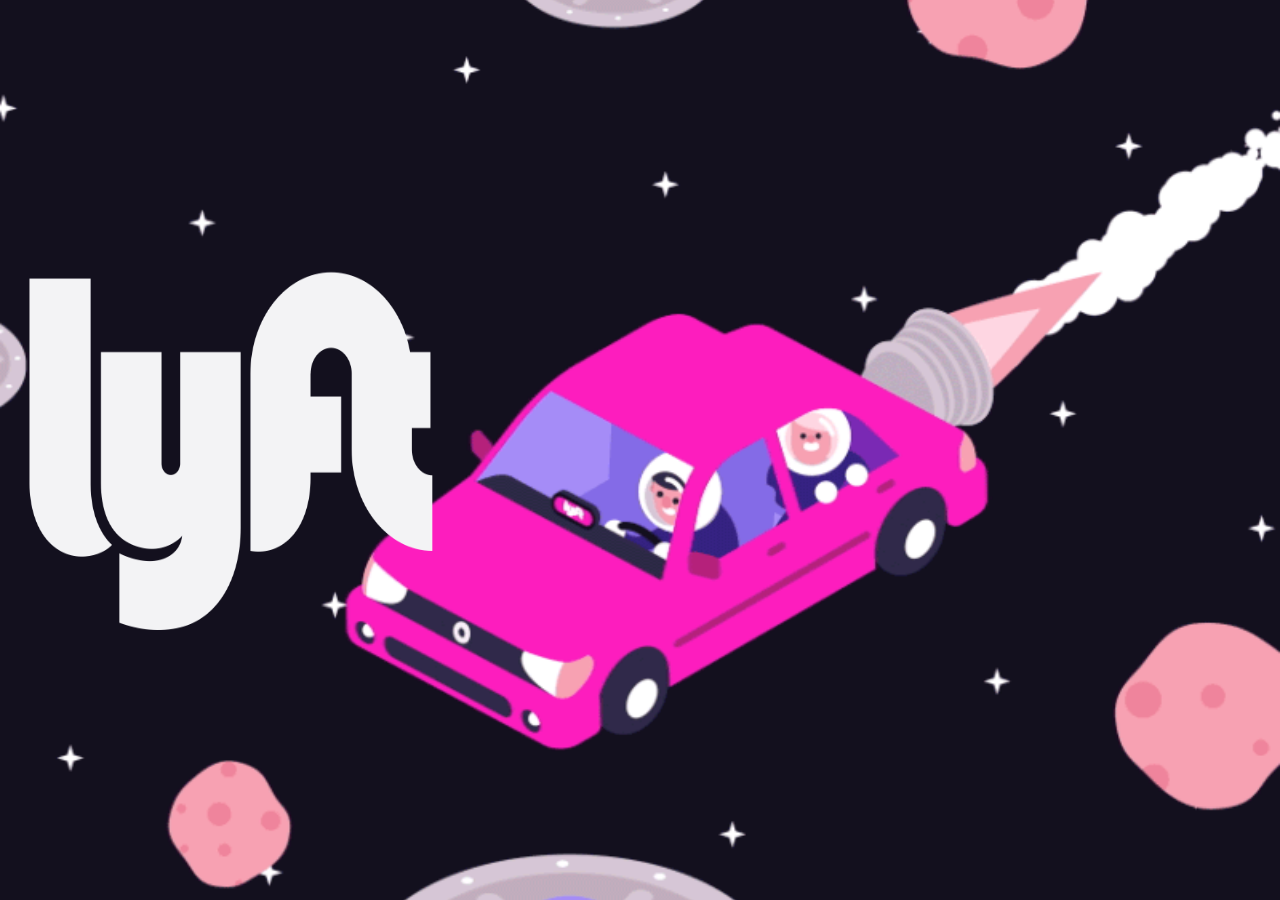
<file: index.html>
<!DOCTYPE html>
<html lang="en">

<head>
    <meta charset="UTF-8">
    <meta name="viewport" content="width=device-width, initial-scale=1.0">
    <meta http-equiv="X-UA-Compatible" content="ie=edge">
    <link rel="shortcut icon" type="image/x-icon" href="assets/favicon/1953icon.ico">
    <link rel="stylesheet" href="vendors/bootstrap/css/bootstrap.min.css">
    <link rel="stylesheet" href="css/main.css">
    <title>Lyft</title>
</head>

<body>
    <section id="register">
        <div class="container-fluid">
            <div class="row">
                <div class="col-xs-12 col-sm-12 container-flex-columns gif text-center">
                    <img class="logo-lyft" src="assets/img/logo-white.png" alt="logo-lyft">
                </div>
            </div>
        </div>
    </section>
    <script src="https://code.jquery.com/jquery-3.2.1.min.js" integrity="sha256-hwg4gsxgFZhOsEEamdOYGBf13FyQuiTwlAQgxVSNgt4="
        crossorigin="anonymous"></script>
    <script src="https://maxcdn.bootstrapcdn.com/bootstrap/3.3.7/js/bootstrap.min.js" integrity="sha384-Tc5IQib027qvyjSMfHjOMaLkfuWVxZxUPnCJA7l2mCWNIpG9mGCD8wGNIcPD7Txa"
        crossorigin="anonymous"></script>
    <script type="text/javascript" src="js/app.js"></script>
</body>

</html>
</file>
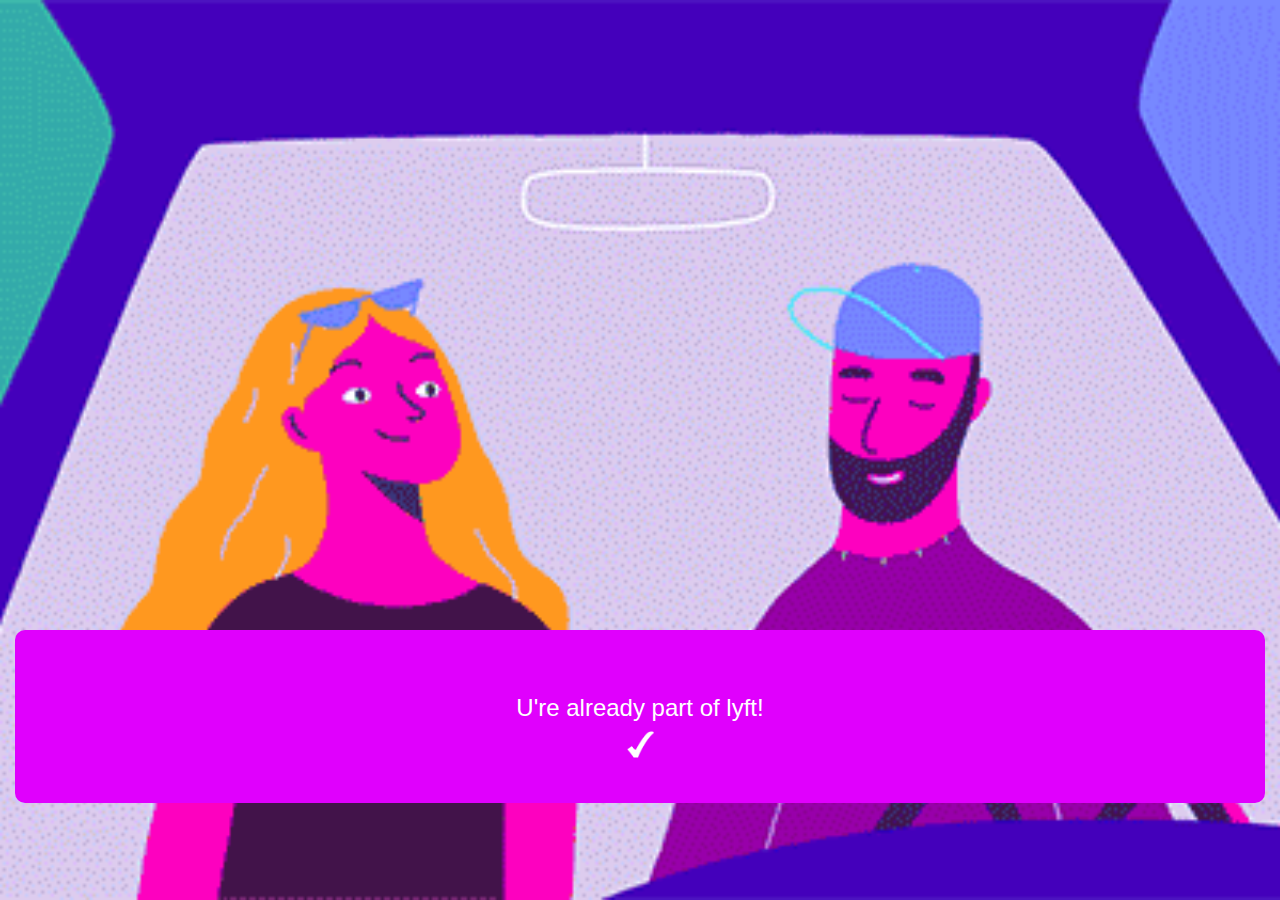
<file: check.html>
<!DOCTYPE html>
<html lang="en">

<head>
    <meta charset="UTF-8">
    <meta name="viewport" content="width=device-width, initial-scale=1.0">
    <meta http-equiv="X-UA-Compatible" content="ie=edge">
    <link rel="shortcut icon" type="image/x-icon" href="assets/favicon/1953icon.ico">
    <link href="https://fonts.googleapis.com/css?family=Mukta+Malar" rel="stylesheet">
    <link rel="stylesheet" href="vendors/bootstrap/css/bootstrap.min.css">
    <link rel="stylesheet" href="css/main.css">
    <title>Lyft</title>
</head>

<body class="gradient">
    <section>
        <div class="container-fluid">
            <div class="row">
                <div class="col-xs-12 col-sm-12 check-gif">
                    <div class="confirm text-center">
                        <h3 class="part">U're already part of lyft!</h3>
                        <img class="check " src="assets/img/check.png" alt="logo-lyft-2">
                    </div>
                </div>
            </div>
        </div>
    </section>
    <script src="https://code.jquery.com/jquery-3.2.1.min.js " integrity="sha256-hwg4gsxgFZhOsEEamdOYGBf13FyQuiTwlAQgxVSNgt4="
        crossorigin=" anonymous "></script>
    <script src="https://maxcdn.bootstrapcdn.com/bootstrap/3.3.7/js/bootstrap.min.js " integrity="sha384-Tc5IQib027qvyjSMfHjOMaLkfuWVxZxUPnCJA7l2mCWNIpG9mGCD8wGNIcPD7Txa "
        crossorigin="anonymous "></script>
    <!-- <script type="text/javascript " src="js/app.js "></script> -->
</body>

</html>
</file>
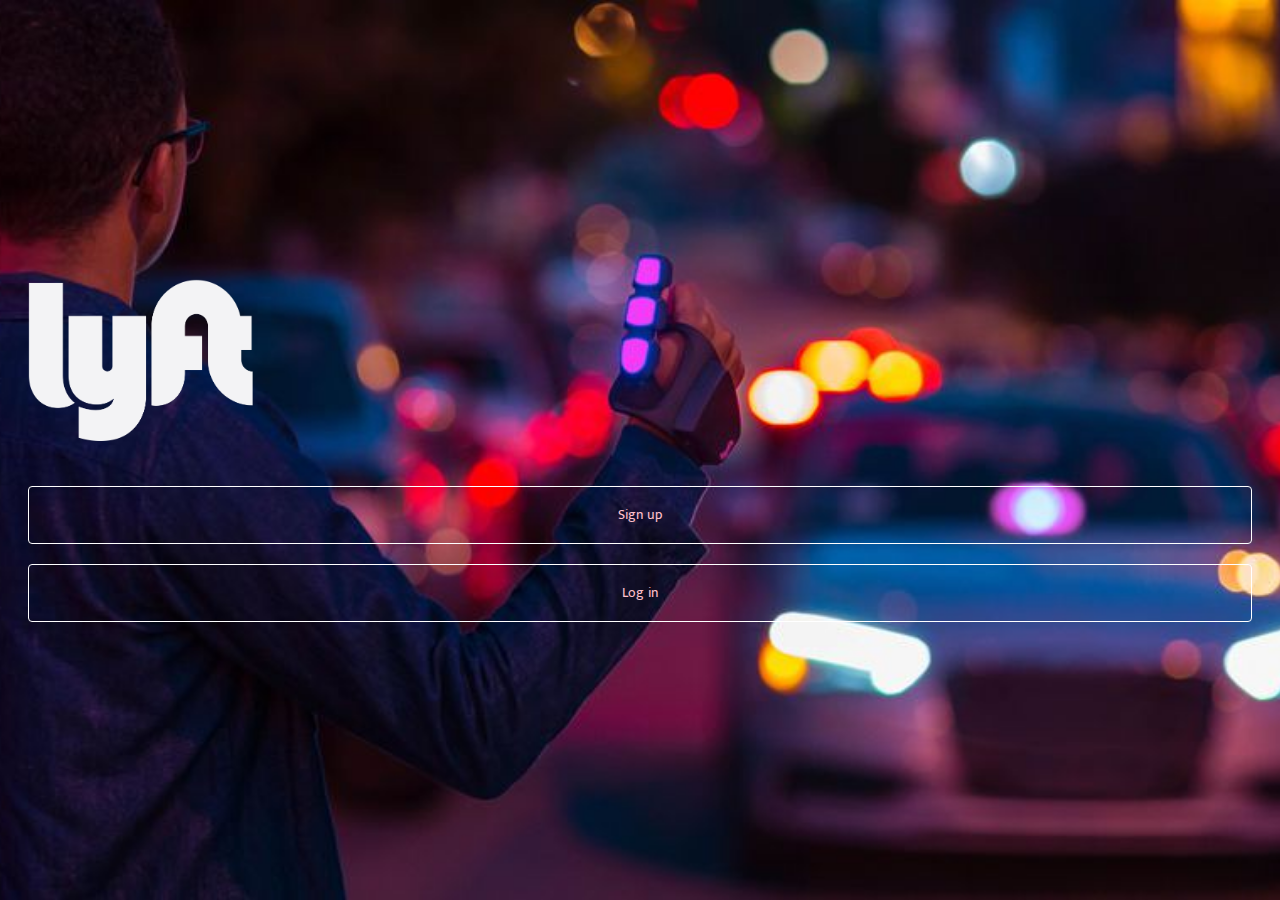
<file: register.html>
<!DOCTYPE html>
<html lang="en">

<head>
    <meta charset="UTF-8">
    <meta name="viewport" content="width=device-width, initial-scale=1.0">
    <meta http-equiv="X-UA-Compatible" content="ie=edge">
    <link rel="shortcut icon" type="image/x-icon" href="assets/favicon/1953icon.ico">
    <link href="https://fonts.googleapis.com/css?family=Mukta+Malar" rel="stylesheet">
    <link rel="stylesheet" href="vendors/bootstrap/css/bootstrap.min.css">
    <link rel="stylesheet" href="css/main.css">
    <title>Lyft</title>
</head>

<body>
    <section id="register">
        <div class="container-fluid">
            <div class="row">
                <div class="col-xs-12 col-sm-12 container-flex-columns gif-register text-center">
                    <img class="logo-lyft-2 " src="assets/img/logo-white.png" alt="logo-lyft">
                    <a href="sign-up.html " type="button " class="btn btn-register ">Sign up</a>
                    <br>
                    <a href="login.html " type="button " class="btn btn-register ">Log in</a>
                </div>
            </div>
        </div>
    </section>
    <script src="https://code.jquery.com/jquery-3.2.1.min.js " integrity="sha256-hwg4gsxgFZhOsEEamdOYGBf13FyQuiTwlAQgxVSNgt4="
        crossorigin=" anonymous "></script>
    <script src="https://maxcdn.bootstrapcdn.com/bootstrap/3.3.7/js/bootstrap.min.js " integrity="sha384-Tc5IQib027qvyjSMfHjOMaLkfuWVxZxUPnCJA7l2mCWNIpG9mGCD8wGNIcPD7Txa "
        crossorigin="anonymous "></script>
    <!-- <script type="text/javascript " src="js/app.js "></script> -->
</body>

</html>
</file>
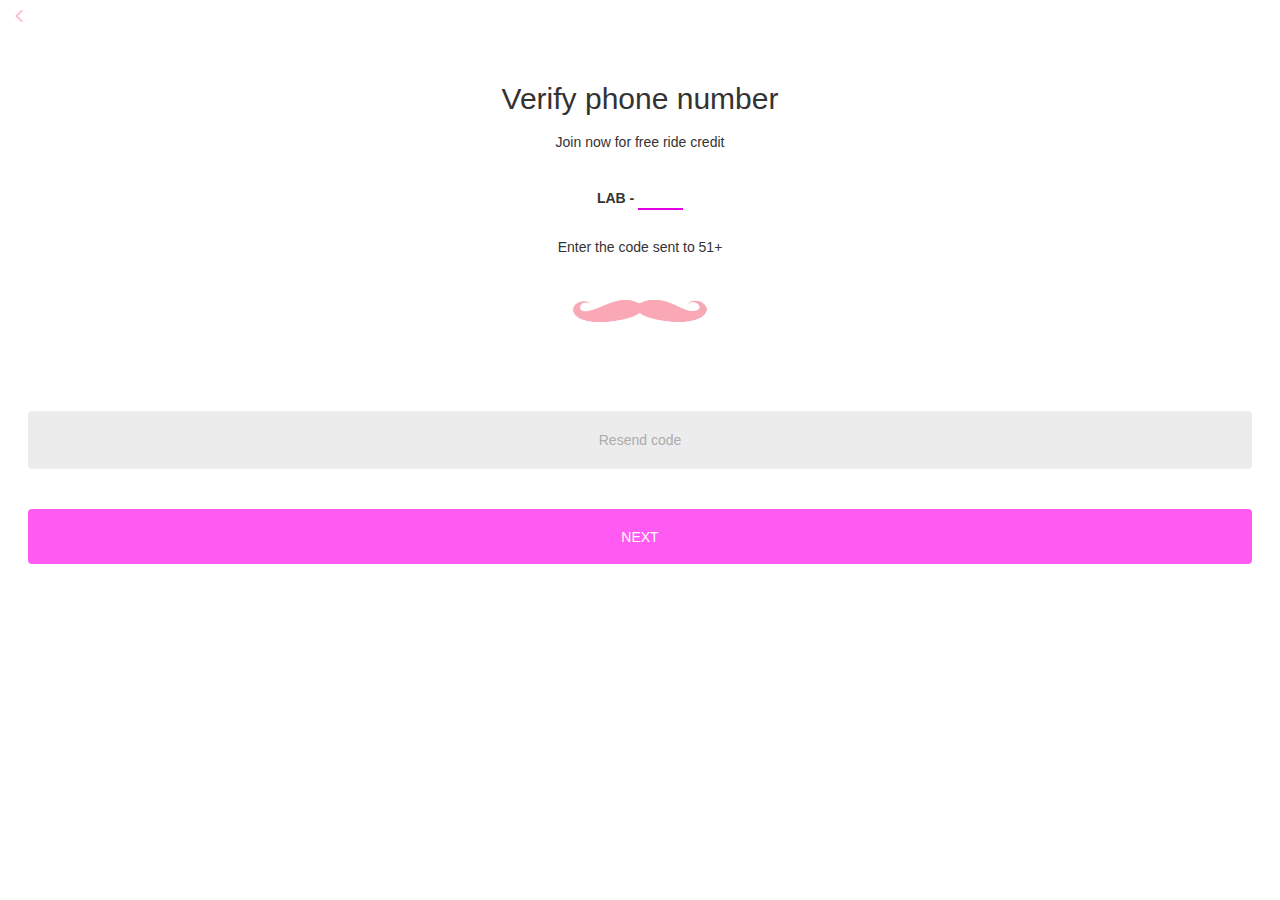
<file: verify.html>
<!DOCTYPE html>
<html lang="en">

<head>
    <meta charset="UTF-8">
    <meta name="viewport" content="width=device-width, initial-scale=1.0">
    <meta http-equiv="X-UA-Compatible" content="ie=edge">
    <link rel="shortcut icon" type="image/x-icon" href="assets/favicon/1953icon.ico">
    <link rel="stylesheet" href="vendors/bootstrap/css/bootstrap.min.css">
    <link rel="stylesheet" href="css/main.css">
    <title>Lyft</title>
</head>

<body>
    <section id="register">
        <div class="container-fluid ">
            <div class="row">
                <div class="slide-buttons container-flex-row">
                    <a href="register.html" type="button" class="btn">
                        <span class="glyphicon glyphicon-menu-left" aria-hidden="true"></span>
                    </a>
                </div>
                <div class="col-xs-12 col-sm-12 container-flex-columns text-center">
                    <h2>Verify phone number</h2>
                    <h5>Join now for free ride credit</h5>
                </div>
                <br>
                <br>
                <div class=" text-center div-code">
                    <span class="code">
                        <strong>LAB -</strong>
                    </span>
                    <input id="numCode" type="number" class="phone-code" aria-describedby="basic-addon1">
                    <br>
                    <br>
                    <h5>Enter the code sent to 51+</h5>
                    <img src="assets/img/bigote.jpeg" class="moustache" alt="moustache">
                    <div class="container-flex-columns text-center">

                        <a href="#" type="button" class="btn btn-gray" disabled>Resend code</a>
                        <br>
                        <br>
                        <a id="btn-verify" href="create-user.html" type="submit" class="btn  btn-next down" disabled>NEXT</a>
                    </div>
                </div>
            </div>
        </div>
    </section>
    <script src="https://code.jquery.com/jquery-3.2.1.min.js" integrity="sha256-hwg4gsxgFZhOsEEamdOYGBf13FyQuiTwlAQgxVSNgt4="
        crossorigin="anonymous"></script>
    <script src="https://maxcdn.bootstrapcdn.com/bootstrap/3.3.7/js/bootstrap.min.js" integrity="sha384-Tc5IQib027qvyjSMfHjOMaLkfuWVxZxUPnCJA7l2mCWNIpG9mGCD8wGNIcPD7Txa"
        crossorigin="anonymous"></script>
    <script type="text/javascript" src="js/verify.js"></script>
</body>

</html>
</file>
<file: css/main.css>
* {
    box-sizing: border-box;
    margin: 0;
    padding: 0;
}
/* all */
.container-flex-row{
    display: flex;
    justify-content: space-between;
}
    
.container-flex-columns {
    display: flex;
    flex-direction: column;
    justify-content: center;
    padding: 2em;
}

/* index */
.logo-lyft {
    /* margin-top:10vh; */
    width: 45vh;
    height: 40vh;
}

.gif {
    background-image: url('../assets/img/lyft-mars.gif');
    height: 100vh; 
    background-repeat: no-repeat;
    background-position: center center; 
    background-size: cover;
}
/* register */

.gif-register {
    background-image: url('../assets/img/taxi.jpg');
    height: 100vh; 
    background-repeat: no-repeat;
    background-position: center center; 
    background-size: cover;
}

a {
    color: pink;
}
/* Verify */
.country {
    width: 5vh;
}

.btn-next {
    background-color: rgb(255, 4, 238);
    color: white;
    padding: 1.2em;
}

.phone-code {
    border-color: rgb(228, 0, 228);
    width: 5vh;
    border-top: none;
    border-right: none;
    border-left: none;
}

.div-code {
    margin-top: 6vh;
}

.btn-gray {
    margin-top: 3vh;
    padding: 2vh;
    background-color: rgb(226, 226, 226);
    color: gray;
}

.moustache {
    width: 20vh;
    height: 10vh;
}
/*Register*/
.btn-register {
    border: 1px solid white;
    padding: 2vh;
    font-family: 'Mukta Malar', sans-serif;
}

.logo-lyft-2 {
    width: 25vh;
    height: 18vh;
    margin-bottom: 5vh;
    font-size: 3rem;
}

/* Sign up */

.lyft-car {
    width: 30vh;
    height: 20vh;
    margin-bottom: 2vh;
}

/* create-user */

.users {
    width: 50vh;
    height:20vh;
}
/* check */

.check-gif {
    background-image: url('../assets/img/lyft-check.gif');
    height: 100vh; 
    background-repeat: no-repeat;
    background-position: center center; 
    background-size: cover;
}

.confirm {
    margin-top: 70vh;
    padding: 5vh;
    border-radius: 10px;
    color: white;
    background-color: rgb(224, 0, 253)
}

.check {
    width: 3vh;
    height: 3vh;
}
</file>
